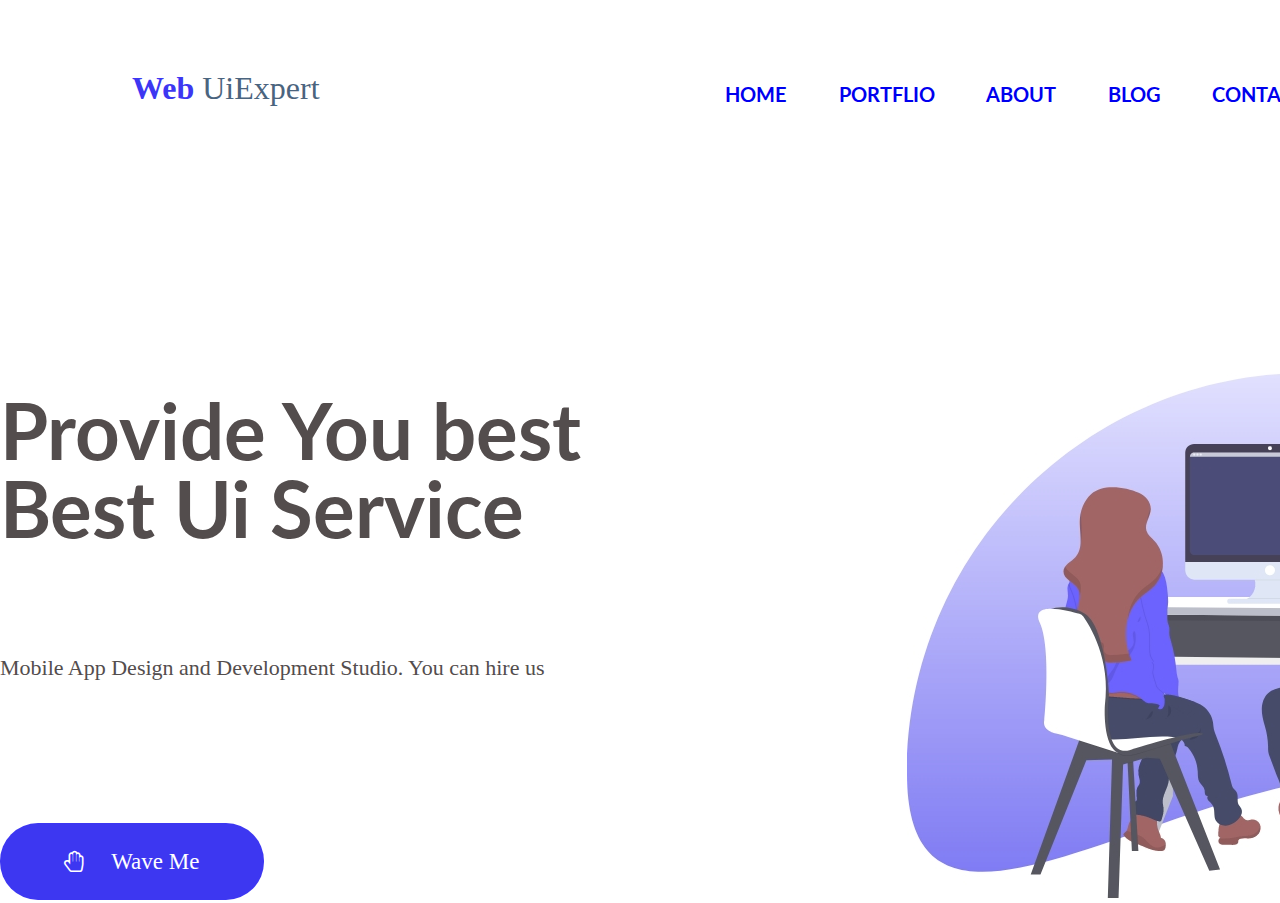
<file: index.html>
<!DOCTYPE html>
<html lang="en">
<head>
    <meta charset="UTF-8">
    <link rel="stylesheet" href="styles/reset.css">
    <link rel="stylesheet" href="styles/style.css">
    <title>მთავარი</title>
    <link rel="stylesheet" href="styles/fontawesome-free-5.15.4-web/css/all.css">
    <link rel="stylesheet" href="https://cdnjs.cloudflare.com/ajax/libs/font-awesome/4.7.0/css/font-awesome.min.css">
</head>
<body>
    <header>
        <div class="logo-container">
            <img src="images/Web UiExpert.svg" alt="Logo">
        </div>
        <nav>
            <ul class="navigation">
                <li><a href="index.html">home</a></li>
                <li><a href="##">portflio</a></li>
                <li><a href="about.html">about</a></li>
                <li><a href="####">blog</a></li>
                <li><a href="#####">contact</a></li>
            </ul>    
        </nav>
    </header>

    <section class="section">
        <div class="main-container">
            <div class="text-wrapper">
                <div class="text-title-container">
                    <h3>
                        Provide You best 
                        Best Ui Service
                    </h3>
                </div>
                <div class="text-paragraph-container">
                    <span>Mobile App Design and Development Studio. You can hire us</span>
                </div>
                <div class="button-primary">
                    <div class="button-content-container">
                        <i class="button-icon fa fa-hand-paper-o fa-lg"></i>
                        <span class="button-text">Wave Me</span>
                    </div>
                </div>
            </div>
            <div class="image-container">
                <img src="images/undraw_pair_programming_njlp.jpg" alt="picture">
            </div>
        </div>
    </section>    
</body>
</html>
</file>
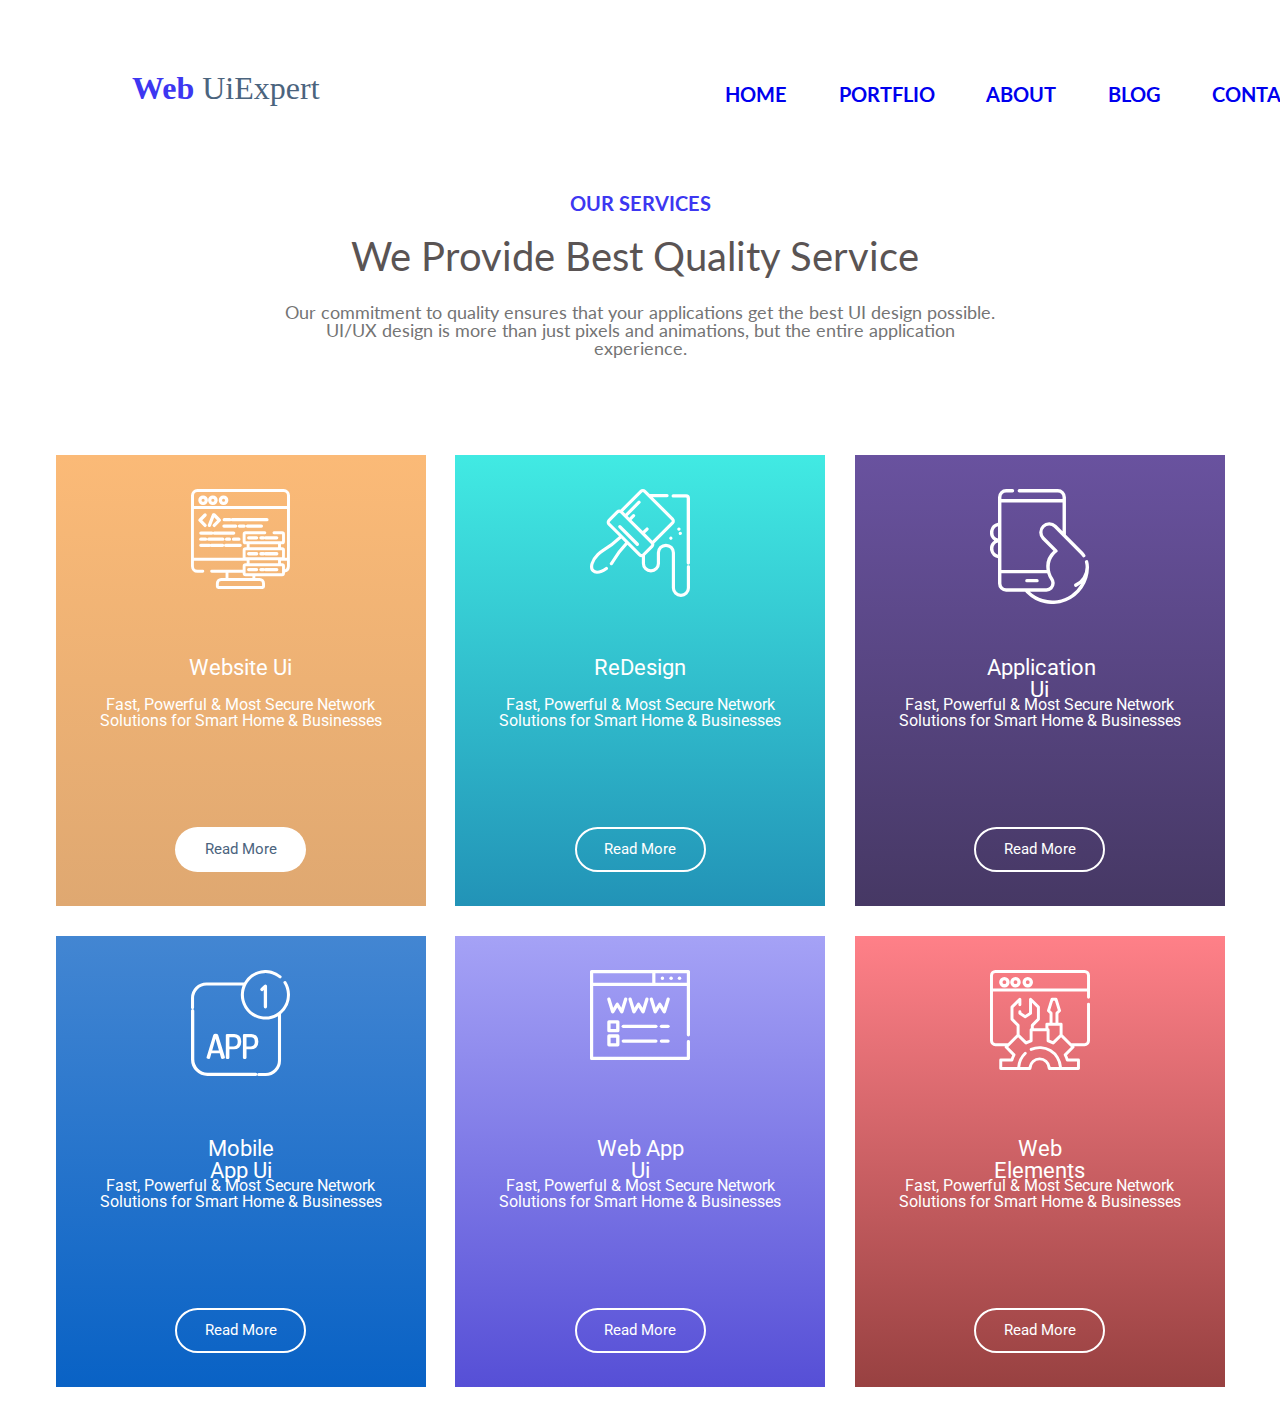
<file: about.html>
<!DOCTYPE html>
<html lang="en">
<head>
    <meta charset="UTF-8">
    <title>About</title>
    <link rel="stylesheet" href="styles/reset.css">
    <link rel="stylesheet" href="styles/style.css">
    <link rel="stylesheet" href="https://cdnjs.cloudflare.com/ajax/libs/font-awesome/4.7.0/css/font-awesome.min.css">
</head>
<body>
    <header>
        <div class="logo-container">
            <img src="images/Web UiExpert.svg" alt="Logo">
        </div>
        <nav>
            <ul class="navigation">
                <li><a href="index.html">home</a></li>
                <li><a href="##">portflio</a></li>
                <li><a href="about.html">about</a></li>
                <li><a href="####">blog</a></li>
                <li><a href="#####">contact</a></li>
            </ul>    
        </nav>
    </header>

    <section class="section-about">
        <div class="content-container">
            <div class="text-block-container">
                <div class="mini-title-container"><span>our services</span></div>
                <div class="title-container"><h3>We Provide Best Quality Service </h3></div>
                <div class="description-container">Our commitment to quality ensures that your applications get the best UI design possible. UI/UX design is more than just pixels and animations, but the entire application experience.</div>
            </div>
            <div class="cards-container">
                <div class="card card-web-ui">
                    <div class="card-image-container">
                        <img src="images/website.svg" alt="website">
                    </div>
                    <div class="card-text-container">
                        <div class="card-title-container">
                            <h4>Website Ui</h4>
                        </div>
                        <div class="card-description-container">
                            <span>Fast, Powerful & Most Secure Network Solutions for Smart Home & Businesses</span>
                        </div>
                    </div>
                    <div class="button-readmore-fill">
                        <span>Read More</span>
                    </div>
                </div>
                <div class="card card-redesign">
                    <div class="card-image-container">
                        <img src="images/design.svg" alt="website">
                    </div>
                    <div class="card-text-container">
                        <div class="card-title-container">
                            <h4>ReDesign</h4>
                        </div>
                        <div class="card-description-container">
                            <span>Fast, Powerful & Most Secure Network Solutions for Smart Home & Businesses</span>
                        </div>
                    </div>
                    <div class="button-readmore">
                        <span>Read More</span>
                    </div>
                </div>
                <div class="card card-app-ui">
                    <div class="card-image-container">
                        <img src="images/phone.svg" alt="website">
                    </div>
                    <div class="card-text-container">
                        <div class="card-title-container">
                            <h4>Application Ui</h4>
                        </div>
                        <div class="card-description-container">
                            <span>Fast, Powerful & Most Secure Network Solutions for Smart Home & Businesses</span>
                        </div>
                    </div>
                    <div class="button-readmore">
                        <span>Read More</span>
                    </div>
                </div>
                <div class="card card-mobile-app-ui">
                    <div class="card-image-container">
                        <img src="images/app.svg" alt="website">
                    </div>
                    <div class="card-text-container">
                        <div class="card-title-container">
                            <h4>Mobile App Ui</h4>
                        </div>
                        <div class="card-description-container">
                            <span>Fast, Powerful & Most Secure Network Solutions for Smart Home & Businesses</span>
                        </div>
                    </div>
                    <div class="button-readmore">
                        <span>Read More</span>
                    </div>
                </div>
                <div class="card card-web-app-ui">
                    <div class="card-image-container">
                        <img src="images/domain-registration.svg" alt="website">
                    </div>
                    <div class="card-text-container">
                        <div class="card-title-container">
                            <h4>Web App Ui</h4>
                        </div>
                        <div class="card-description-container">
                            <span>Fast, Powerful & Most Secure Network Solutions for Smart Home & Businesses</span>
                        </div>
                    </div>
                    <div class="button-readmore">
                        <span>Read More</span>
                    </div>
                </div>
                <div class="card card-web-elements">
                    <div class="card-image-container">
                        <img src="images/webelements.svg" alt="website">
                    </div>
                    <div class="card-text-container">
                        <div class="card-title-container">
                            <h4>Web Elements</h4>
                        </div>
                        <div class="card-description-container">
                            <span>Fast, Powerful & Most Secure Network Solutions for Smart Home & Businesses</span>
                        </div>
                    </div>
                    <div class="button-readmore">
                        <span>Read More</span>
                    </div>
                </div>
            </div>
        </div>
    </section>
</body>
</html>
</file>
<file: styles/style.css>
@import url('https://fonts.googleapis.com/css2?family=Lato:wght@300;400&display=swap');
@import url('https://fonts.googleapis.com/css2?family=Roboto:wght@100&display=swap');

.logo-container {
    width: 195px;
    height: 39px;
    position: absolute;
    top:67px;
    left: 132px;
}

.navigation {
    width: 581px;
    height: 24px;
    margin-top: 82px;
    margin-left: 725px;
    display: flex;
    justify-content: space-between;
    text-transform: uppercase;
    align-items: center;
}

.navigation li a{
    font-size:20px;
    font-weight: bold;
    font-family: 'Lato', sans-serif;
}

.section {
    margin-top: 267px;
}

.main-container {
    width: 1708px;
    height: 527px;
    display: flex;
    margin: 0 auto;
    justify-content: space-between;
    align-items: flex-end;
}

.text-wrapper {
    width: 602px;
    height: 509px;
    display: flex;
    flex-direction: column;
    justify-content: space-between;
}

.image-container {
    width: 801px;
    height: 527px;
}

.text-title-container {
    width: 600px;
    height: 203px;
    font-family: 'Lato', sans-serif;
}

.text-title-container h3 {
    font-size: 78px;
    font-weight: bold;
    color: #534D4D;
}

.text-paragraph-container {
    width: 602px;
    height: 103px;
}

.text-paragraph-container span {
    font-size: 22px;
    color: #534D4D
}

.button-primary {
    width: 263.67px;
    height: 76.77px;
    display: flex;
    align-items: center;
    justify-content: space-between;
    border-radius: 38px;
    background-color: #3D37F1;
    border-color: #3D37F1;
}

.button-content-container {
    width: 161px;
    height: 31px;
    margin: 0 auto;
    display: flex;
    justify-content: space-around;
    align-items: center;
}

.button-icon {
    color: white;
}

.button-text {
    font-size: 23px;
    color: #FFF;
}

.content-container {
    display: flex;
    flex-direction: column;
    justify-content: space-between;
    align-items: center;
    width: 1169px;
    height: 1224px;
    margin: 0 auto;
}

.text-block-container {
    width: 712px;
    height: 195px;
    display: flex;
    flex-direction: column;
    justify-content: space-between;
    align-items: center;
}

.section-about {
    margin-top: 87px;
    font-family: 'Lato', sans-serif;
}

.mini-title-container {
    width: 141px;
    height: 24px;
    font-size: 20px;
    font-weight: bold;
    text-transform: uppercase;
    color: #3D37F1;
}

.title-container {
    width: 578px;
    height: 48px;
    font-size: 40px;
    color: #5A5454;
}

.description-container {
    width: 712px;
    height: 85px;
    font-size: 18px;
    color: #747474;
    text-align: center;
}

.cards-container {
    width: 1169px;
    height: 962px;
    display: flex;
    flex-wrap: wrap;
    justify-content: space-between;
    font-family: 'Roboto', sans-serif;
}

.card {
    width: 370px;
    height: 451px;
    display: flex;
    flex-direction: column;
    justify-content: space-around;
    align-items: center;
}

.card:hover {
    box-shadow: 3px 4px #707070;
}

.card-web-ui {
    background: linear-gradient(#FBBA77,#DFA871);
}

.card-redesign {
    background: linear-gradient(#41EAE3,#2293B7);
}

.card-app-ui {
    background: linear-gradient(#69529F,#463864);
}

.card-mobile-app-ui {
    background: linear-gradient(#4386D2,#0962C5);
}

.card-web-app-ui {
    background: linear-gradient(#A5A2F6,#564FD6);
}

.card-web-elements {
    background: linear-gradient(#FF8088,#984141);
}

.card-image-container {
    width: 100px;
    height: 100px;
}

.card-text-container {
    width: 370px;
    height: 102px;
    text-align: center;
    color: #FFFFFF;
    display: flex;
    flex-direction: column;
    justify-content: space-between;
    align-items: center;
}

.card-title-container {
    width: 106px;
    height: 27px;
    font-size: 22px;
    text-align: center;
}

.card-description-container {
    width: 328px;
    height: 62px;
    font-size: 16px;
}

.button-readmore-fill {
    width: 131px;
    height: 45px;
    background: #FFFFFF;
    border-radius: 23px;
    display: flex;
    justify-content: center;
    align-items: center;
}

.button-readmore-fill span {
    color: #4B647E;
    font-size: 15px;
}

.button-readmore {
    width: 131px;
    height: 45px;
    border: 2px solid #FFFFFF;
    border-radius: 23px;
    display: flex;
    justify-content: center;
    align-items: center;
}

.button-readmore span {
    color: #FFFFFF;
    font-size: 15px;
}
</file>
